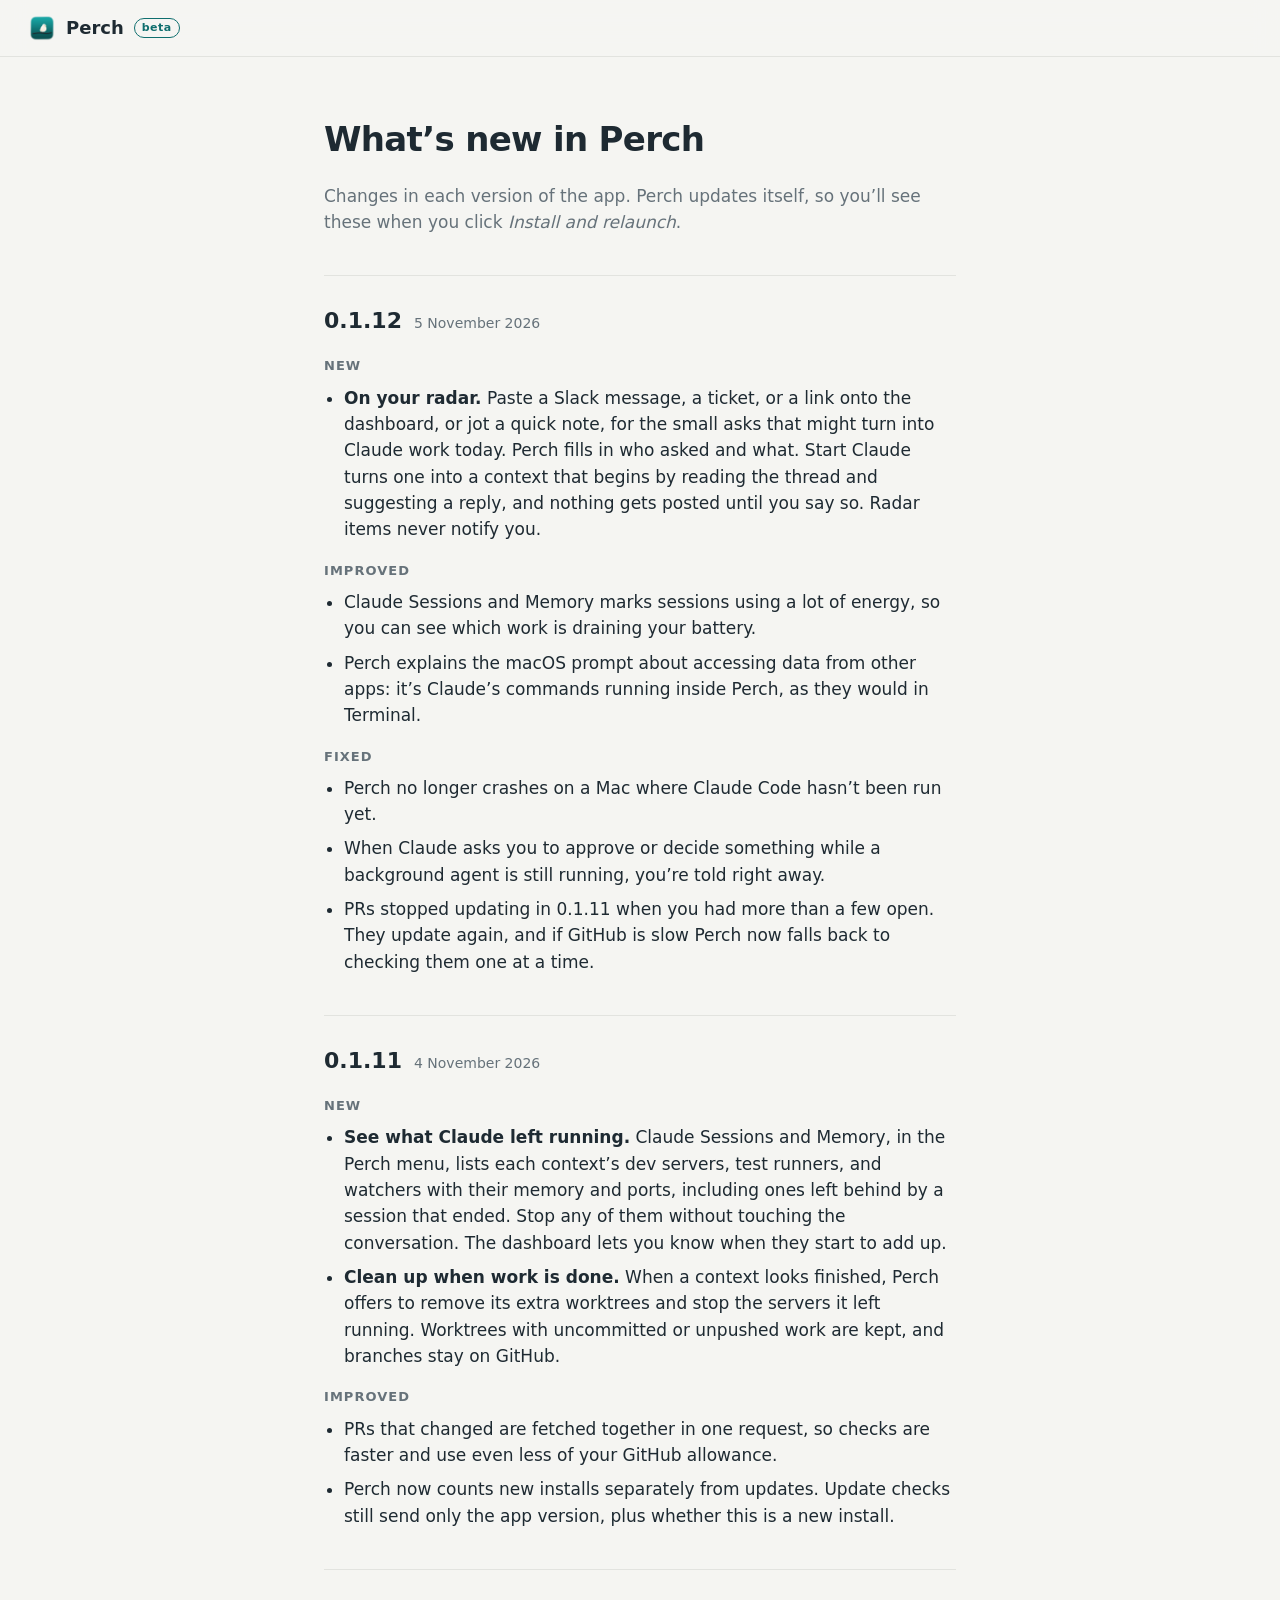
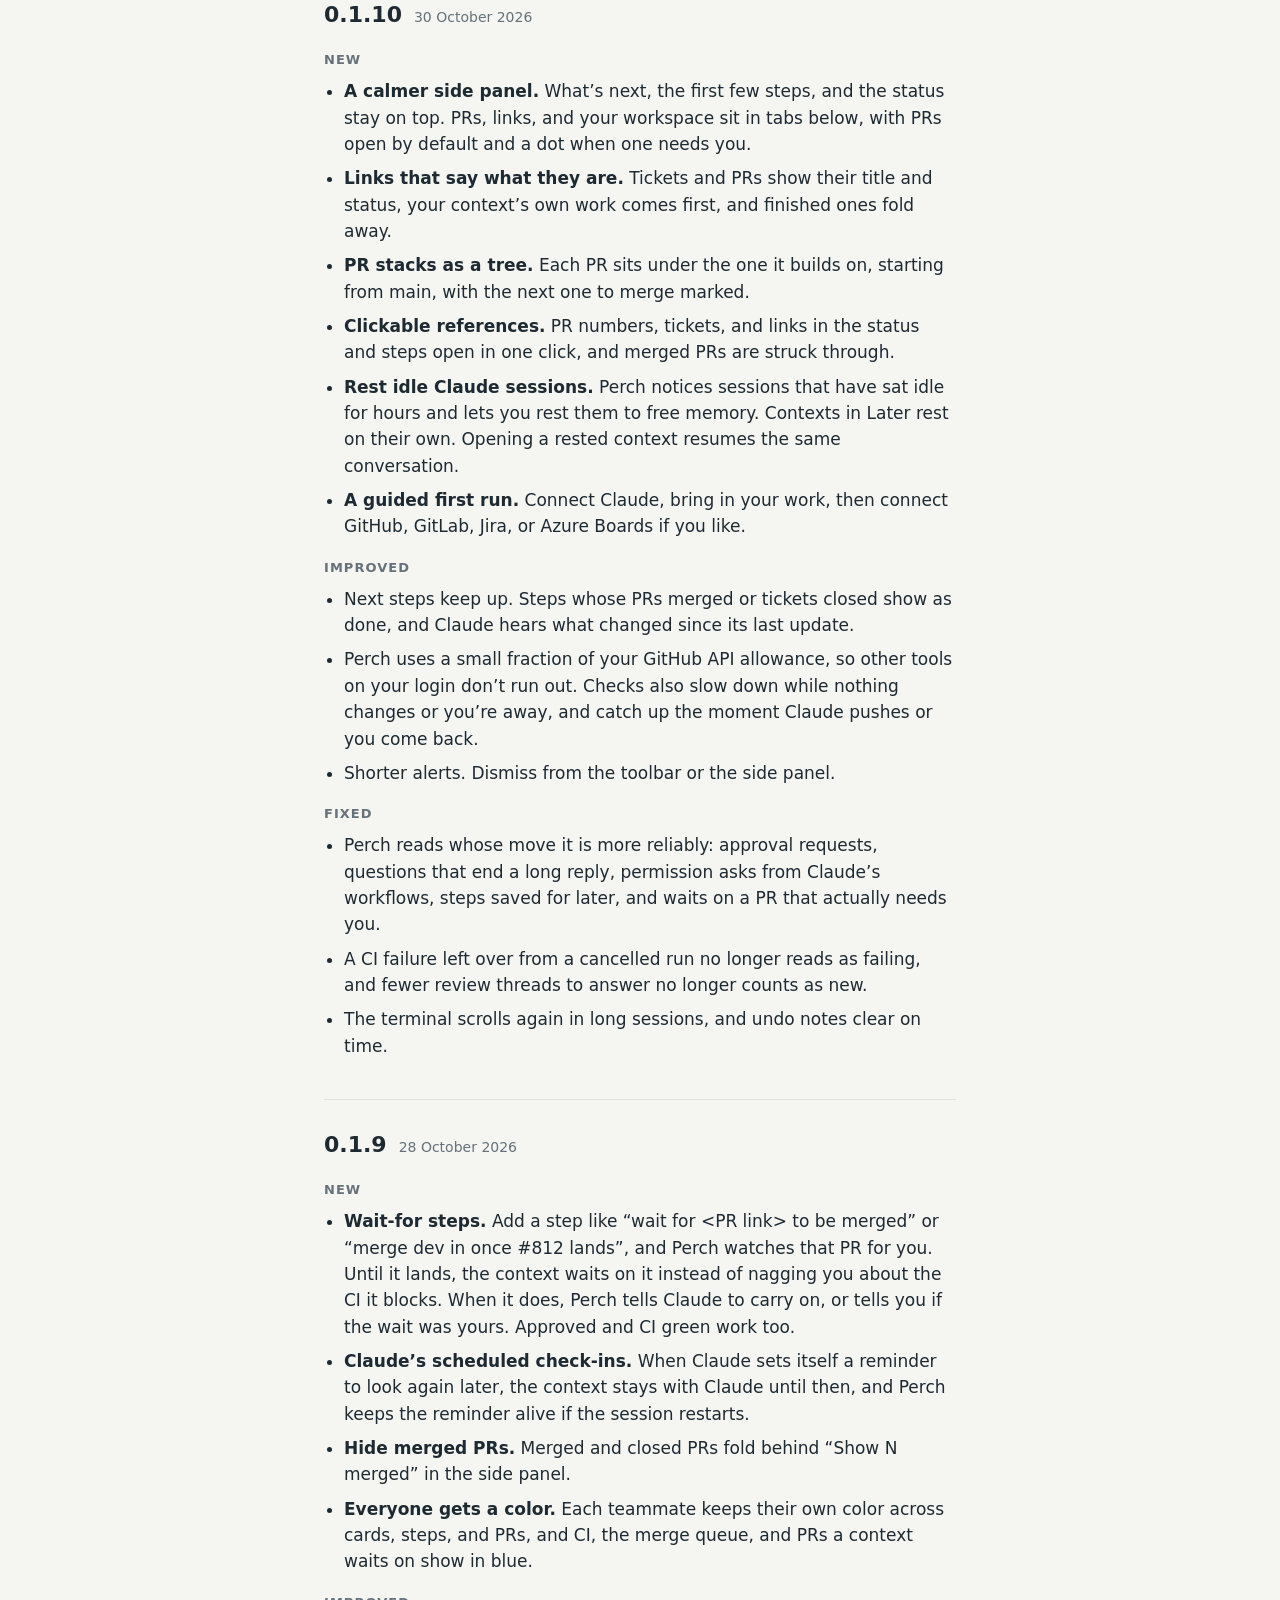
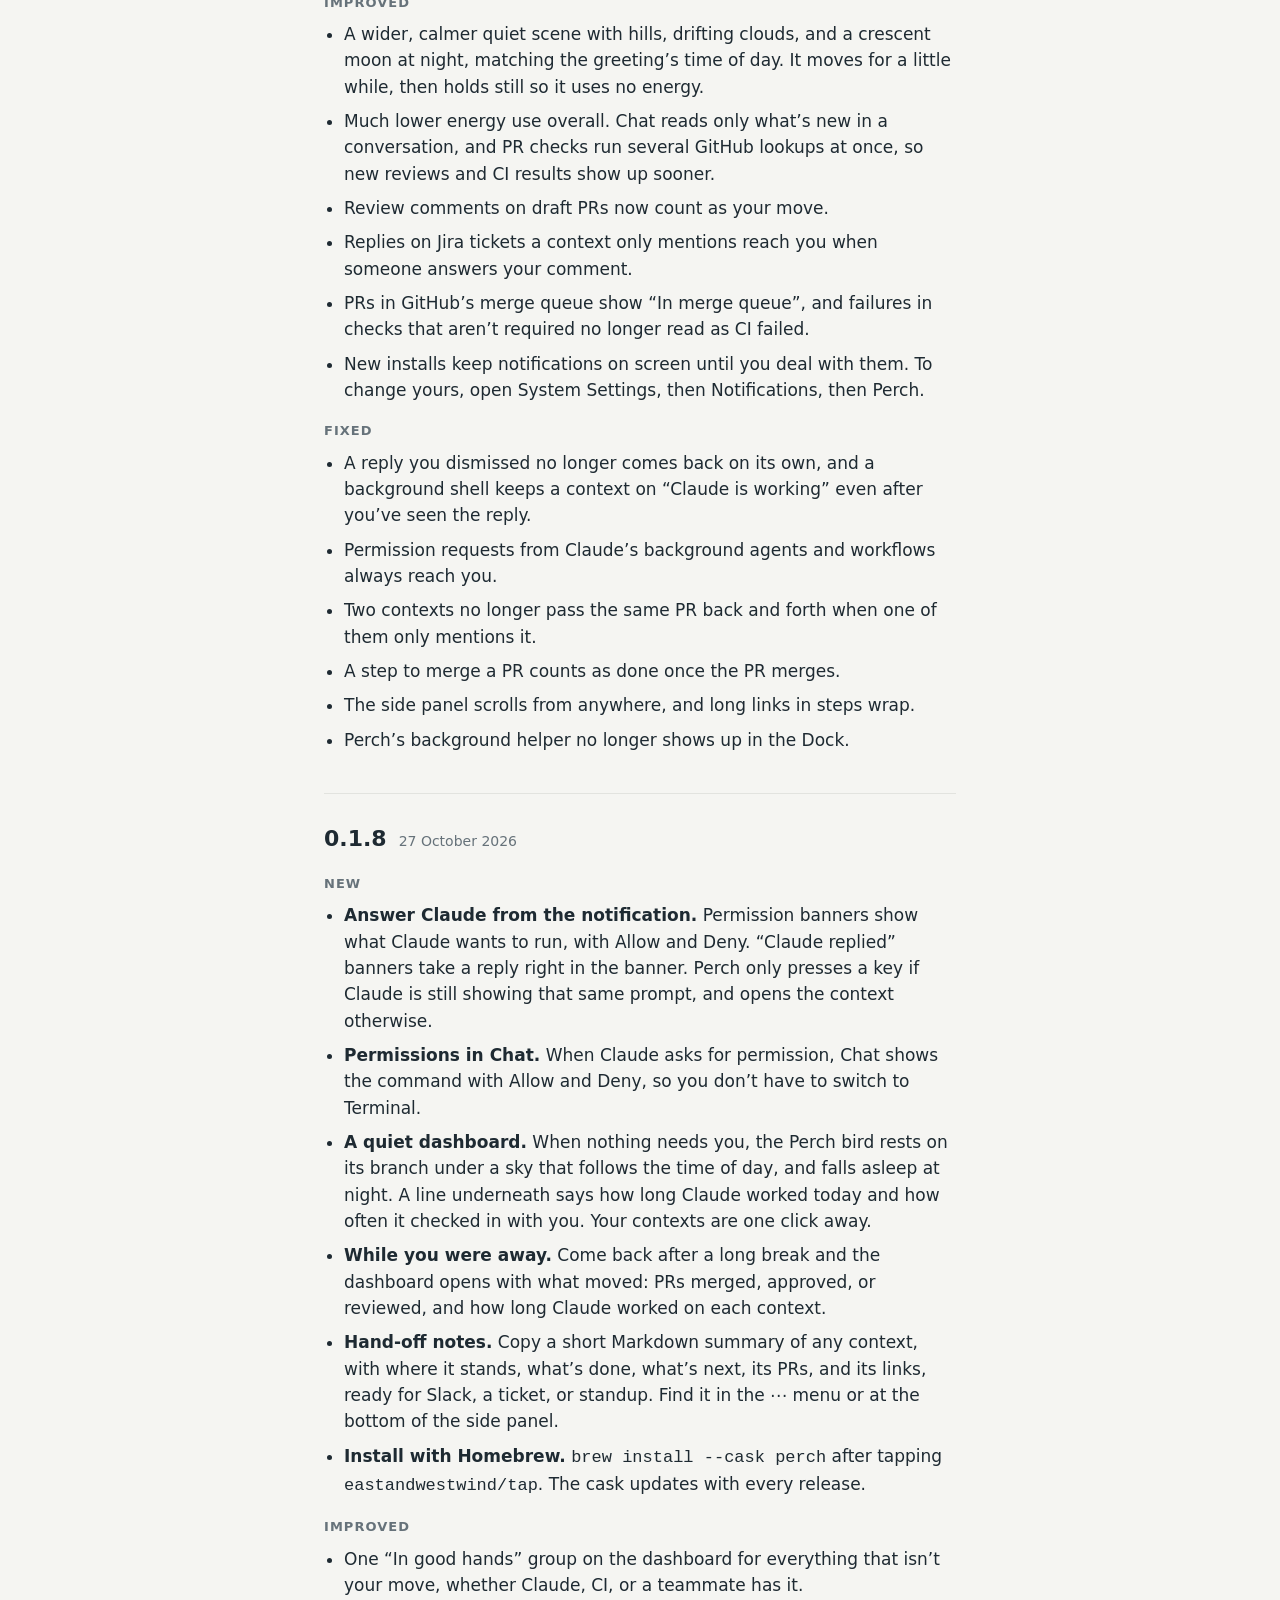
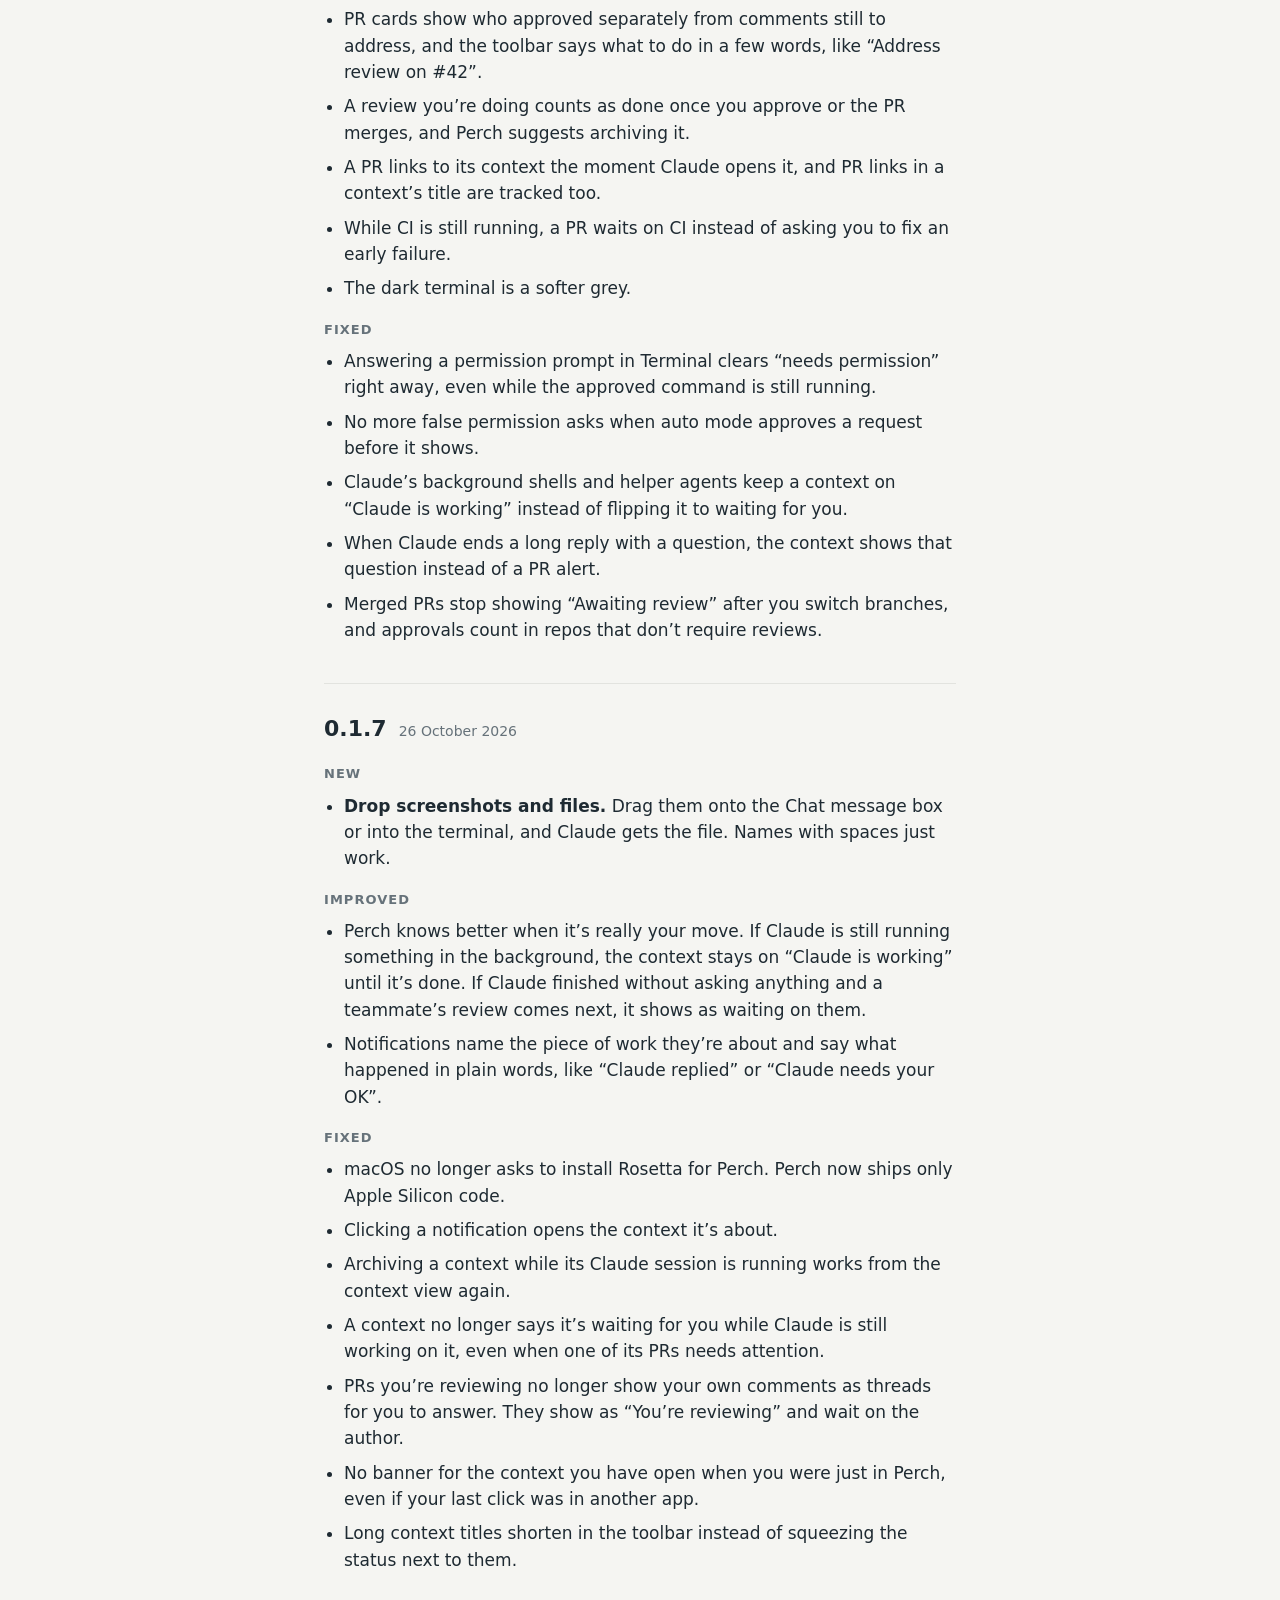
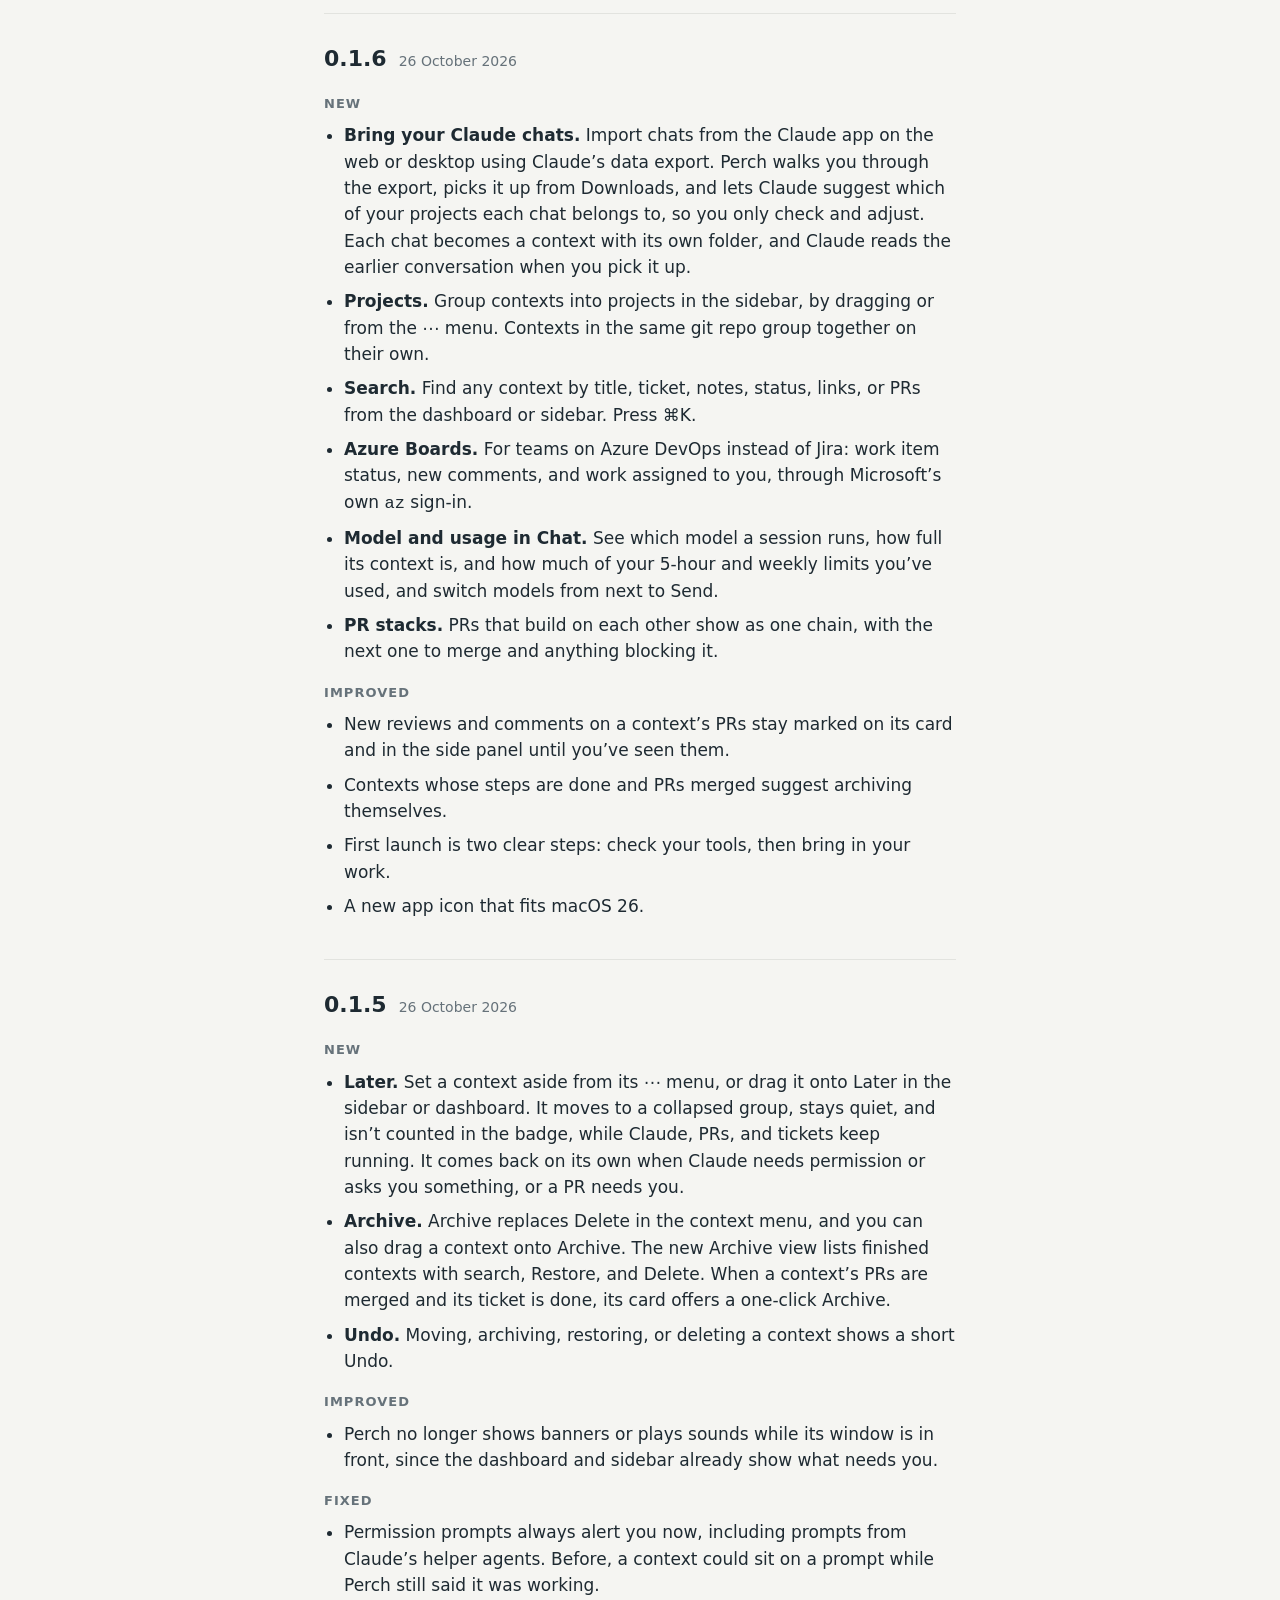
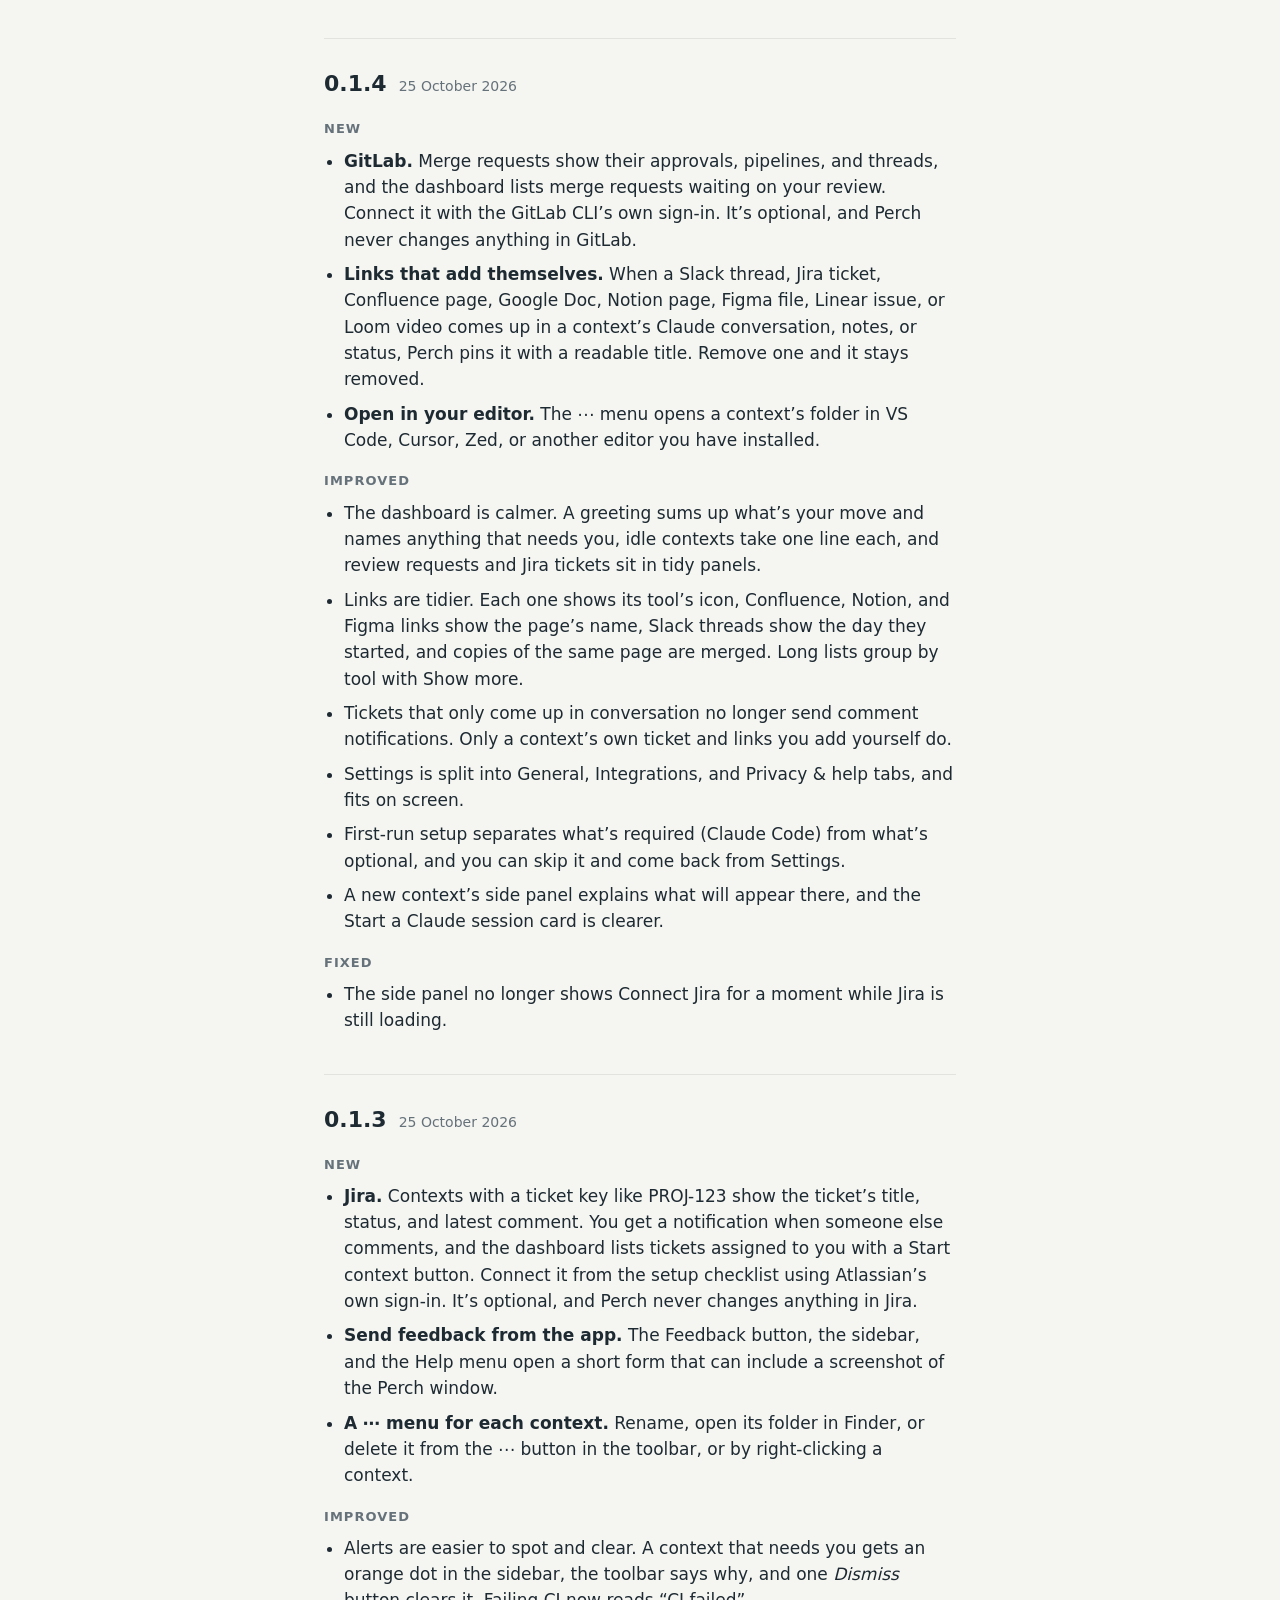
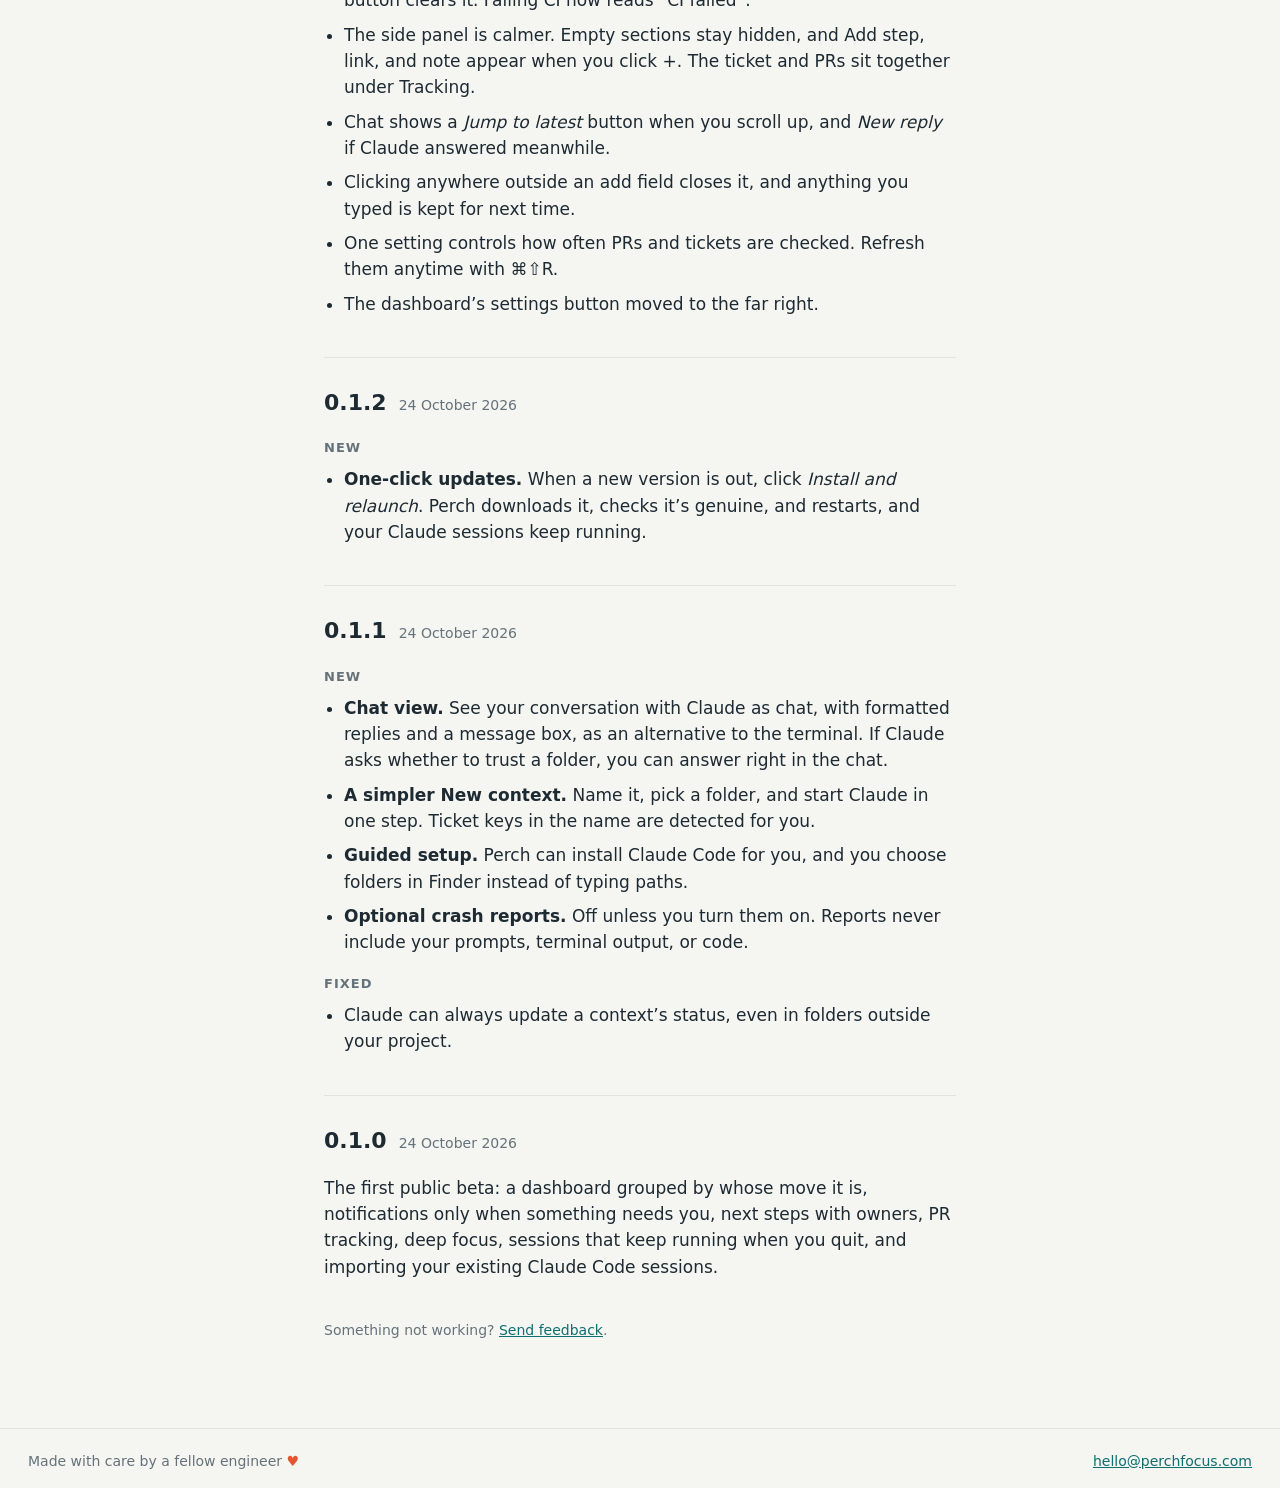
<file: changelog/index.html>
<!doctype html>
<html lang="en">
<head>
  <meta charset="utf-8" />
  <meta name="viewport" content="width=device-width, initial-scale=1" />
  <title>What’s new in Perch</title>
  <meta name="description" content="Changes in each version of the Perch app." />
  <link rel="icon" href="../assets/favicon.png" />
  <link rel="stylesheet" href="../style.css?v=21" />
</head>
<body>
  <header class="nav">
    <a class="brand" href="../"><img src="../assets/icon-256.png" alt="" width="28" height="28" /> Perch <span class="beta">beta</span></a>
  </header>

  <main class="changelog">
    <h1>What’s new in Perch</h1>
    <p class="muted">Changes in each version of the app. Perch updates itself, so you’ll see these when you click <em>Install and relaunch</em>.</p>

    <article id="v0.1.12">
      <h2>0.1.12 <span class="date">5 November 2026</span></h2>
      <h3>New</h3>
      <ul>
        <li><strong>On your radar.</strong> Paste a Slack message, a ticket, or a link onto the dashboard, or jot a quick note, for the small asks that might turn into Claude work today. Perch fills in who asked and what. Start Claude turns one into a context that begins by reading the thread and suggesting a reply, and nothing gets posted until you say so. Radar items never notify you.</li>
      </ul>
      <h3>Improved</h3>
      <ul>
        <li>Claude Sessions and Memory marks sessions using a lot of energy, so you can see which work is draining your battery.</li>
        <li>Perch explains the macOS prompt about accessing data from other apps: it’s Claude’s commands running inside Perch, as they would in Terminal.</li>
      </ul>
      <h3>Fixed</h3>
      <ul>
        <li>Perch no longer crashes on a Mac where Claude Code hasn’t been run yet.</li>
        <li>When Claude asks you to approve or decide something while a background agent is still running, you’re told right away.</li>
        <li>PRs stopped updating in 0.1.11 when you had more than a few open. They update again, and if GitHub is slow Perch now falls back to checking them one at a time.</li>
      </ul>
    </article>

    <article id="v0.1.11">
      <h2>0.1.11 <span class="date">4 November 2026</span></h2>
      <h3>New</h3>
      <ul>
        <li><strong>See what Claude left running.</strong> Claude Sessions and Memory, in the Perch menu, lists each context’s dev servers, test runners, and watchers with their memory and ports, including ones left behind by a session that ended. Stop any of them without touching the conversation. The dashboard lets you know when they start to add up.</li>
        <li><strong>Clean up when work is done.</strong> When a context looks finished, Perch offers to remove its extra worktrees and stop the servers it left running. Worktrees with uncommitted or unpushed work are kept, and branches stay on GitHub.</li>
      </ul>
      <h3>Improved</h3>
      <ul>
        <li>PRs that changed are fetched together in one request, so checks are faster and use even less of your GitHub allowance.</li>
        <li>Perch now counts new installs separately from updates. Update checks still send only the app version, plus whether this is a new install.</li>
      </ul>
    </article>

    <article id="v0.1.10">
      <h2>0.1.10 <span class="date">30 October 2026</span></h2>
      <h3>New</h3>
      <ul>
        <li><strong>A calmer side panel.</strong> What’s next, the first few steps, and the status stay on top. PRs, links, and your workspace sit in tabs below, with PRs open by default and a dot when one needs you.</li>
        <li><strong>Links that say what they are.</strong> Tickets and PRs show their title and status, your context’s own work comes first, and finished ones fold away.</li>
        <li><strong>PR stacks as a tree.</strong> Each PR sits under the one it builds on, starting from main, with the next one to merge marked.</li>
        <li><strong>Clickable references.</strong> PR numbers, tickets, and links in the status and steps open in one click, and merged PRs are struck through.</li>
        <li><strong>Rest idle Claude sessions.</strong> Perch notices sessions that have sat idle for hours and lets you rest them to free memory. Contexts in Later rest on their own. Opening a rested context resumes the same conversation.</li>
        <li><strong>A guided first run.</strong> Connect Claude, bring in your work, then connect GitHub, GitLab, Jira, or Azure Boards if you like.</li>
      </ul>
      <h3>Improved</h3>
      <ul>
        <li>Next steps keep up. Steps whose PRs merged or tickets closed show as done, and Claude hears what changed since its last update.</li>
        <li>Perch uses a small fraction of your GitHub API allowance, so other tools on your login don’t run out. Checks also slow down while nothing changes or you’re away, and catch up the moment Claude pushes or you come back.</li>
        <li>Shorter alerts. Dismiss from the toolbar or the side panel.</li>
      </ul>
      <h3>Fixed</h3>
      <ul>
        <li>Perch reads whose move it is more reliably: approval requests, questions that end a long reply, permission asks from Claude’s workflows, steps saved for later, and waits on a PR that actually needs you.</li>
        <li>A CI failure left over from a cancelled run no longer reads as failing, and fewer review threads to answer no longer counts as new.</li>
        <li>The terminal scrolls again in long sessions, and undo notes clear on time.</li>
      </ul>
    </article>

    <article id="v0.1.9">
      <h2>0.1.9 <span class="date">28 October 2026</span></h2>
      <h3>New</h3>
      <ul>
        <li><strong>Wait-for steps.</strong> Add a step like “wait for &lt;PR link&gt; to be merged” or “merge dev in once #812 lands”, and Perch watches that PR for you. Until it lands, the context waits on it instead of nagging you about the CI it blocks. When it does, Perch tells Claude to carry on, or tells you if the wait was yours. Approved and CI green work too.</li>
        <li><strong>Claude’s scheduled check-ins.</strong> When Claude sets itself a reminder to look again later, the context stays with Claude until then, and Perch keeps the reminder alive if the session restarts.</li>
        <li><strong>Hide merged PRs.</strong> Merged and closed PRs fold behind “Show N merged” in the side panel.</li>
        <li><strong>Everyone gets a color.</strong> Each teammate keeps their own color across cards, steps, and PRs, and CI, the merge queue, and PRs a context waits on show in blue.</li>
      </ul>
      <h3>Improved</h3>
      <ul>
        <li>A wider, calmer quiet scene with hills, drifting clouds, and a crescent moon at night, matching the greeting’s time of day. It moves for a little while, then holds still so it uses no energy.</li>
        <li>Much lower energy use overall. Chat reads only what’s new in a conversation, and PR checks run several GitHub lookups at once, so new reviews and CI results show up sooner.</li>
        <li>Review comments on draft PRs now count as your move.</li>
        <li>Replies on Jira tickets a context only mentions reach you when someone answers your comment.</li>
        <li>PRs in GitHub’s merge queue show “In merge queue”, and failures in checks that aren’t required no longer read as CI failed.</li>
        <li>New installs keep notifications on screen until you deal with them. To change yours, open System Settings, then Notifications, then Perch.</li>
      </ul>
      <h3>Fixed</h3>
      <ul>
        <li>A reply you dismissed no longer comes back on its own, and a background shell keeps a context on “Claude is working” even after you’ve seen the reply.</li>
        <li>Permission requests from Claude’s background agents and workflows always reach you.</li>
        <li>Two contexts no longer pass the same PR back and forth when one of them only mentions it.</li>
        <li>A step to merge a PR counts as done once the PR merges.</li>
        <li>The side panel scrolls from anywhere, and long links in steps wrap.</li>
        <li>Perch’s background helper no longer shows up in the Dock.</li>
      </ul>
    </article>

    <article id="v0.1.8">
      <h2>0.1.8 <span class="date">27 October 2026</span></h2>
      <h3>New</h3>
      <ul>
        <li><strong>Answer Claude from the notification.</strong> Permission banners show what Claude wants to run, with Allow and Deny. “Claude replied” banners take a reply right in the banner. Perch only presses a key if Claude is still showing that same prompt, and opens the context otherwise.</li>
        <li><strong>Permissions in Chat.</strong> When Claude asks for permission, Chat shows the command with Allow and Deny, so you don’t have to switch to Terminal.</li>
        <li><strong>A quiet dashboard.</strong> When nothing needs you, the Perch bird rests on its branch under a sky that follows the time of day, and falls asleep at night. A line underneath says how long Claude worked today and how often it checked in with you. Your contexts are one click away.</li>
        <li><strong>While you were away.</strong> Come back after a long break and the dashboard opens with what moved: PRs merged, approved, or reviewed, and how long Claude worked on each context.</li>
        <li><strong>Hand-off notes.</strong> Copy a short Markdown summary of any context, with where it stands, what’s done, what’s next, its PRs, and its links, ready for Slack, a ticket, or standup. Find it in the ⋯ menu or at the bottom of the side panel.</li>
        <li><strong>Install with Homebrew.</strong> <code>brew install --cask perch</code> after tapping <code>eastandwestwind/tap</code>. The cask updates with every release.</li>
      </ul>
      <h3>Improved</h3>
      <ul>
        <li>One “In good hands” group on the dashboard for everything that isn’t your move, whether Claude, CI, or a teammate has it.</li>
        <li>PR cards show who approved separately from comments still to address, and the toolbar says what to do in a few words, like “Address review on #42”.</li>
        <li>A review you’re doing counts as done once you approve or the PR merges, and Perch suggests archiving it.</li>
        <li>A PR links to its context the moment Claude opens it, and PR links in a context’s title are tracked too.</li>
        <li>While CI is still running, a PR waits on CI instead of asking you to fix an early failure.</li>
        <li>The dark terminal is a softer grey.</li>
      </ul>
      <h3>Fixed</h3>
      <ul>
        <li>Answering a permission prompt in Terminal clears “needs permission” right away, even while the approved command is still running.</li>
        <li>No more false permission asks when auto mode approves a request before it shows.</li>
        <li>Claude’s background shells and helper agents keep a context on “Claude is working” instead of flipping it to waiting for you.</li>
        <li>When Claude ends a long reply with a question, the context shows that question instead of a PR alert.</li>
        <li>Merged PRs stop showing “Awaiting review” after you switch branches, and approvals count in repos that don’t require reviews.</li>
      </ul>
    </article>

    <article id="v0.1.7">
      <h2>0.1.7 <span class="date">26 October 2026</span></h2>
      <h3>New</h3>
      <ul>
        <li><strong>Drop screenshots and files.</strong> Drag them onto the Chat message box or into the terminal, and Claude gets the file. Names with spaces just work.</li>
      </ul>
      <h3>Improved</h3>
      <ul>
        <li>Perch knows better when it’s really your move. If Claude is still running something in the background, the context stays on “Claude is working” until it’s done. If Claude finished without asking anything and a teammate’s review comes next, it shows as waiting on them.</li>
        <li>Notifications name the piece of work they’re about and say what happened in plain words, like “Claude replied” or “Claude needs your OK”.</li>
      </ul>
      <h3>Fixed</h3>
      <ul>
        <li>macOS no longer asks to install Rosetta for Perch. Perch now ships only Apple Silicon code.</li>
        <li>Clicking a notification opens the context it’s about.</li>
        <li>Archiving a context while its Claude session is running works from the context view again.</li>
        <li>A context no longer says it’s waiting for you while Claude is still working on it, even when one of its PRs needs attention.</li>
        <li>PRs you’re reviewing no longer show your own comments as threads for you to answer. They show as “You’re reviewing” and wait on the author.</li>
        <li>No banner for the context you have open when you were just in Perch, even if your last click was in another app.</li>
        <li>Long context titles shorten in the toolbar instead of squeezing the status next to them.</li>
      </ul>
    </article>

    <article id="v0.1.6">
      <h2>0.1.6 <span class="date">26 October 2026</span></h2>
      <h3>New</h3>
      <ul>
        <li><strong>Bring your Claude chats.</strong> Import chats from the Claude app on the web or desktop using Claude’s data export. Perch walks you through the export, picks it up from Downloads, and lets Claude suggest which of your projects each chat belongs to, so you only check and adjust. Each chat becomes a context with its own folder, and Claude reads the earlier conversation when you pick it up.</li>
        <li><strong>Projects.</strong> Group contexts into projects in the sidebar, by dragging or from the ⋯ menu. Contexts in the same git repo group together on their own.</li>
        <li><strong>Search.</strong> Find any context by title, ticket, notes, status, links, or PRs from the dashboard or sidebar. Press ⌘K.</li>
        <li><strong>Azure Boards.</strong> For teams on Azure DevOps instead of Jira: work item status, new comments, and work assigned to you, through Microsoft’s own <code>az</code> sign-in.</li>
        <li><strong>Model and usage in Chat.</strong> See which model a session runs, how full its context is, and how much of your 5-hour and weekly limits you’ve used, and switch models from next to Send.</li>
        <li><strong>PR stacks.</strong> PRs that build on each other show as one chain, with the next one to merge and anything blocking it.</li>
      </ul>
      <h3>Improved</h3>
      <ul>
        <li>New reviews and comments on a context’s PRs stay marked on its card and in the side panel until you’ve seen them.</li>
        <li>Contexts whose steps are done and PRs merged suggest archiving themselves.</li>
        <li>First launch is two clear steps: check your tools, then bring in your work.</li>
        <li>A new app icon that fits macOS 26.</li>
      </ul>
    </article>

    <article id="v0.1.5">
      <h2>0.1.5 <span class="date">26 October 2026</span></h2>
      <h3>New</h3>
      <ul>
        <li><strong>Later.</strong> Set a context aside from its ⋯ menu, or drag it onto Later in the sidebar or dashboard. It moves to a collapsed group, stays quiet, and isn’t counted in the badge, while Claude, PRs, and tickets keep running. It comes back on its own when Claude needs permission or asks you something, or a PR needs you.</li>
        <li><strong>Archive.</strong> Archive replaces Delete in the context menu, and you can also drag a context onto Archive. The new Archive view lists finished contexts with search, Restore, and Delete. When a context’s PRs are merged and its ticket is done, its card offers a one-click Archive.</li>
        <li><strong>Undo.</strong> Moving, archiving, restoring, or deleting a context shows a short Undo.</li>
      </ul>
      <h3>Improved</h3>
      <ul>
        <li>Perch no longer shows banners or plays sounds while its window is in front, since the dashboard and sidebar already show what needs you.</li>
      </ul>
      <h3>Fixed</h3>
      <ul>
        <li>Permission prompts always alert you now, including prompts from Claude’s helper agents. Before, a context could sit on a prompt while Perch still said it was working.</li>
      </ul>
    </article>

    <article id="v0.1.4">
      <h2>0.1.4 <span class="date">25 October 2026</span></h2>
      <h3>New</h3>
      <ul>
        <li><strong>GitLab.</strong> Merge requests show their approvals, pipelines, and threads, and the dashboard lists merge requests waiting on your review. Connect it with the GitLab CLI’s own sign-in. It’s optional, and Perch never changes anything in GitLab.</li>
        <li><strong>Links that add themselves.</strong> When a Slack thread, Jira ticket, Confluence page, Google Doc, Notion page, Figma file, Linear issue, or Loom video comes up in a context’s Claude conversation, notes, or status, Perch pins it with a readable title. Remove one and it stays removed.</li>
        <li><strong>Open in your editor.</strong> The ⋯ menu opens a context’s folder in VS Code, Cursor, Zed, or another editor you have installed.</li>
      </ul>
      <h3>Improved</h3>
      <ul>
        <li>The dashboard is calmer. A greeting sums up what’s your move and names anything that needs you, idle contexts take one line each, and review requests and Jira tickets sit in tidy panels.</li>
        <li>Links are tidier. Each one shows its tool’s icon, Confluence, Notion, and Figma links show the page’s name, Slack threads show the day they started, and copies of the same page are merged. Long lists group by tool with Show more.</li>
        <li>Tickets that only come up in conversation no longer send comment notifications. Only a context’s own ticket and links you add yourself do.</li>
        <li>Settings is split into General, Integrations, and Privacy &amp; help tabs, and fits on screen.</li>
        <li>First-run setup separates what’s required (Claude Code) from what’s optional, and you can skip it and come back from Settings.</li>
        <li>A new context’s side panel explains what will appear there, and the Start a Claude session card is clearer.</li>
      </ul>
      <h3>Fixed</h3>
      <ul>
        <li>The side panel no longer shows Connect Jira for a moment while Jira is still loading.</li>
      </ul>
    </article>

    <article id="v0.1.3">
      <h2>0.1.3 <span class="date">25 October 2026</span></h2>
      <h3>New</h3>
      <ul>
        <li><strong>Jira.</strong> Contexts with a ticket key like PROJ-123 show the ticket’s title, status, and latest comment. You get a notification when someone else comments, and the dashboard lists tickets assigned to you with a Start context button. Connect it from the setup checklist using Atlassian’s own sign-in. It’s optional, and Perch never changes anything in Jira.</li>
        <li><strong>Send feedback from the app.</strong> The Feedback button, the sidebar, and the Help menu open a short form that can include a screenshot of the Perch window.</li>
        <li><strong>A ⋯ menu for each context.</strong> Rename, open its folder in Finder, or delete it from the ⋯ button in the toolbar, or by right-clicking a context.</li>
      </ul>
      <h3>Improved</h3>
      <ul>
        <li>Alerts are easier to spot and clear. A context that needs you gets an orange dot in the sidebar, the toolbar says why, and one <em>Dismiss</em> button clears it. Failing CI now reads “CI failed”.</li>
        <li>The side panel is calmer. Empty sections stay hidden, and Add step, link, and note appear when you click +. The ticket and PRs sit together under Tracking.</li>
        <li>Chat shows a <em>Jump to latest</em> button when you scroll up, and <em>New reply</em> if Claude answered meanwhile.</li>
        <li>Clicking anywhere outside an add field closes it, and anything you typed is kept for next time.</li>
        <li>One setting controls how often PRs and tickets are checked. Refresh them anytime with ⌘⇧R.</li>
        <li>The dashboard’s settings button moved to the far right.</li>
      </ul>
    </article>

    <article id="v0.1.2">
      <h2>0.1.2 <span class="date">24 October 2026</span></h2>
      <h3>New</h3>
      <ul>
        <li><strong>One-click updates.</strong> When a new version is out, click <em>Install and relaunch</em>. Perch downloads it, checks it’s genuine, and restarts, and your Claude sessions keep running.</li>
      </ul>
    </article>

    <article id="v0.1.1">
      <h2>0.1.1 <span class="date">24 October 2026</span></h2>
      <h3>New</h3>
      <ul>
        <li><strong>Chat view.</strong> See your conversation with Claude as chat, with formatted replies and a message box, as an alternative to the terminal. If Claude asks whether to trust a folder, you can answer right in the chat.</li>
        <li><strong>A simpler New context.</strong> Name it, pick a folder, and start Claude in one step. Ticket keys in the name are detected for you.</li>
        <li><strong>Guided setup.</strong> Perch can install Claude Code for you, and you choose folders in Finder instead of typing paths.</li>
        <li><strong>Optional crash reports.</strong> Off unless you turn them on. Reports never include your prompts, terminal output, or code.</li>
      </ul>
      <h3>Fixed</h3>
      <ul>
        <li>Claude can always update a context’s status, even in folders outside your project.</li>
      </ul>
    </article>

    <article id="v0.1.0">
      <h2>0.1.0 <span class="date">24 October 2026</span></h2>
      <p>The first public beta: a dashboard grouped by whose move it is, notifications only when something needs you, next steps with owners, PR tracking, deep focus, sessions that keep running when you quit, and importing your existing Claude Code sessions.</p>
    </article>

    <p class="muted fine">Something not working? <a href="../feedback/">Send feedback</a>.</p>
  </main>

  <footer>
    <span class="made-with">Made with care by a fellow engineer <span class="heart" aria-label="love">♥</span></span>
    <a href="mailto:hello@perchfocus.com">hello@perchfocus.com</a>
  </footer>
</body>
</html>
</file>
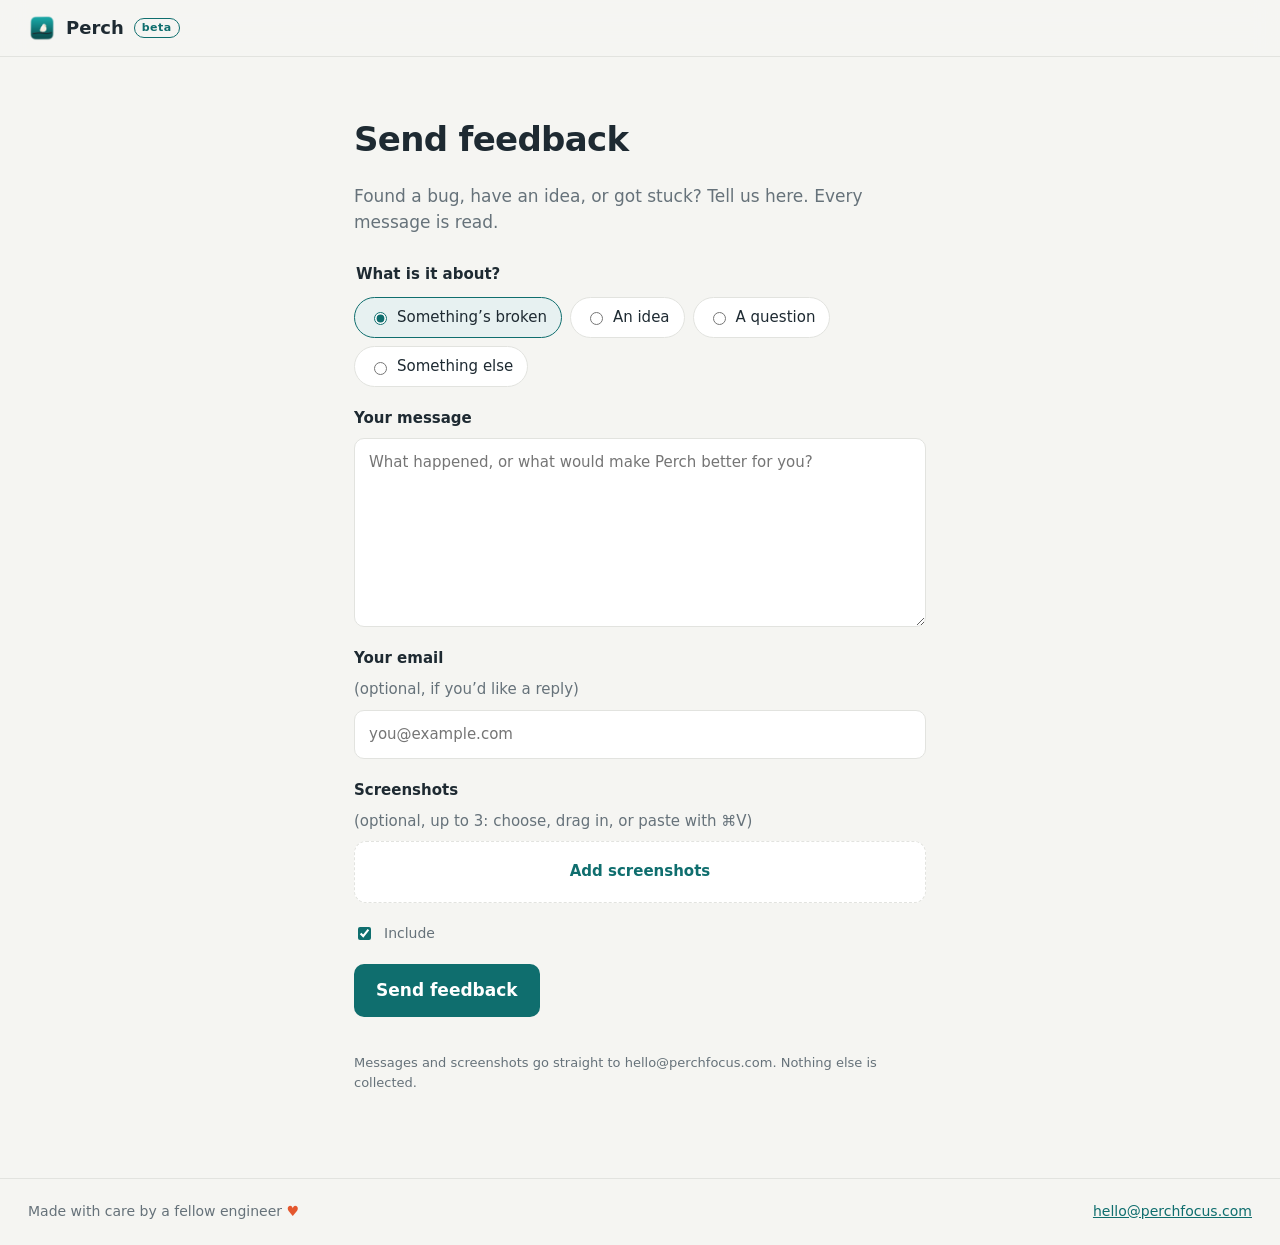
<file: feedback/index.html>
<!doctype html>
<html lang="en">
<head>
  <meta charset="utf-8" />
  <meta name="viewport" content="width=device-width, initial-scale=1" />
  <title>Send feedback · Perch</title>
  <meta name="description" content="Report a bug, suggest an idea, or ask a question about Perch." />
  <link rel="icon" href="../assets/favicon.png" />
  <link rel="stylesheet" href="../style.css?v=21" />
</head>
<body>
  <header class="nav">
    <a class="brand" href="../"><img src="../assets/icon-256.png" alt="" width="28" height="28" /> Perch <span class="beta">beta</span></a>
  </header>

  <main class="feedback">
    <h1>Send feedback</h1>
    <p class="muted">Found a bug, have an idea, or got stuck? Tell us here. Every message is read.</p>

    <form id="feedback-form">
      <fieldset class="kinds">
        <legend>What is it about?</legend>
        <label><input type="radio" name="kind" value="Bug" checked /> Something’s broken</label>
        <label><input type="radio" name="kind" value="Idea" /> An idea</label>
        <label><input type="radio" name="kind" value="Question" /> A question</label>
        <label><input type="radio" name="kind" value="Other" /> Something else</label>
      </fieldset>

      <label class="field">
        Your message
        <textarea name="message" rows="7" required placeholder="What happened, or what would make Perch better for you?"></textarea>
      </label>

      <label class="field">
        Your email <span class="muted">(optional, if you’d like a reply)</span>
        <input type="email" name="email" placeholder="you@example.com" />
      </label>

      <div class="field shots">
        Screenshots <span class="muted">(optional, up to 3: choose, drag in, or paste with ⌘V)</span>
        <label class="drop" id="drop">
          <input type="file" id="shot-input" accept="image/*" multiple />
          <span>Add screenshots</span>
        </label>
        <ul class="thumbs" id="thumbs"></ul>
      </div>

      <label class="check" id="diagnostics-row" hidden>
        <input type="checkbox" name="include_diagnostics" checked />
        <span>Include <span id="diagnostics-text"></span></span>
      </label>

      <input type="checkbox" name="botcheck" class="botcheck" tabindex="-1" autocomplete="off" />

      <button class="button" type="submit">Send feedback</button>
      <p class="form-error" id="form-error" hidden></p>
    </form>

    <div id="thanks" hidden>
      <h2>Thank you!</h2>
      <p class="muted">Your feedback is on its way. If you left your email, we’ll get back to you.</p>
      <p><a href="../">Back to perchfocus.com</a></p>
    </div>

    <p class="fine-print muted">Messages and screenshots go straight to hello@perchfocus.com. Nothing else is collected.</p>
  </main>

  <footer>
    <span class="made-with">Made with care by a fellow engineer <span class="heart" aria-label="love">♥</span></span>
    <a href="mailto:hello@perchfocus.com">hello@perchfocus.com</a>
  </footer>

  <script>
    (function () {
      var form = document.getElementById('feedback-form');
      var params = new URLSearchParams(location.search);
      var parts = [];
      if (params.get('v')) parts.push('Perch ' + params.get('v') + (params.get('build') ? ' (build ' + params.get('build') + ')' : ''));
      if (params.get('os')) parts.push('macOS ' + params.get('os') + (params.get('arch') ? ', ' + params.get('arch') : ''));
      var diagnostics = parts.join(' · ');
      if (diagnostics) {
        document.getElementById('diagnostics-text').textContent = diagnostics;
        document.getElementById('diagnostics-row').hidden = false;
      }
      if (params.get('kind')) {
        var preset = form.querySelector('input[name="kind"][value="' + params.get('kind') + '"]');
        if (preset) preset.checked = true;
      }

      var ENDPOINT = 'https://perch-feedback.eastandwestwind.workers.dev';
      var MAX_SHOTS = 3;
      var MAX_BYTES = 10 * 1024 * 1024;
      var shots = [];
      var thumbs = document.getElementById('thumbs');
      var error = document.getElementById('form-error');

      function showError(text) {
        error.textContent = text;
        error.hidden = !text;
      }

      function render() {
        thumbs.innerHTML = '';
        shots.forEach(function (file, i) {
          var li = document.createElement('li');
          var img = document.createElement('img');
          img.src = URL.createObjectURL(file);
          img.alt = file.name;
          var remove = document.createElement('button');
          remove.type = 'button';
          remove.textContent = '×';
          remove.title = 'Remove';
          remove.onclick = function () { shots.splice(i, 1); render(); };
          li.appendChild(img);
          li.appendChild(remove);
          thumbs.appendChild(li);
        });
        document.getElementById('drop').hidden = shots.length >= MAX_SHOTS;
      }

      function addFiles(list) {
        showError('');
        Array.prototype.forEach.call(list, function (file) {
          if (!file.type || file.type.indexOf('image/') !== 0) return;
          if (shots.length >= MAX_SHOTS) return showError('Up to ' + MAX_SHOTS + ' screenshots.');
          var total = shots.reduce(function (n, f) { return n + f.size; }, 0) + file.size;
          if (total > MAX_BYTES) return showError('Screenshots can add up to 10 MB.');
          shots.push(file);
        });
        render();
      }

      document.getElementById('shot-input').addEventListener('change', function (e) { addFiles(e.target.files); e.target.value = ''; });
      var drop = document.getElementById('drop');
      ['dragenter', 'dragover'].forEach(function (t) { drop.addEventListener(t, function (e) { e.preventDefault(); drop.classList.add('over'); }); });
      ['dragleave', 'drop'].forEach(function (t) { drop.addEventListener(t, function () { drop.classList.remove('over'); }); });
      drop.addEventListener('drop', function (e) { e.preventDefault(); addFiles(e.dataTransfer.files); });
      document.addEventListener('paste', function (e) {
        var files = Array.prototype.filter.call(e.clipboardData ? e.clipboardData.files : [], function (f) { return f.type.indexOf('image/') === 0; });
        if (files.length) { e.preventDefault(); addFiles(files); }
      });

      form.addEventListener('submit', function (e) {
        e.preventDefault();
        var data = new FormData(form);
        if (data.get('botcheck')) return;
        showError('');
        var out = new FormData();
        out.append('kind', data.get('kind'));
        out.append('message', data.get('message'));
        out.append('email', data.get('email') || '');
        out.append('botcheck', '');
        if (diagnostics && data.get('include_diagnostics')) out.append('diagnostics', diagnostics);
        shots.forEach(function (file, i) { out.append('screenshot', file, file.name || 'screenshot-' + (i + 1) + '.png'); });

        var button = form.querySelector('button[type="submit"]');
        button.disabled = true;
        button.textContent = 'Sending…';
        fetch(ENDPOINT, { method: 'POST', body: out })
          .then(function (res) { return res.json(); })
          .then(function (json) {
            if (!json.success) throw new Error(json.message || 'Something went wrong.');
            form.hidden = true;
            document.getElementById('thanks').hidden = false;
          })
          .catch(function (err) {
            showError('That didn’t send (' + err.message + '). You can email hello@perchfocus.com instead.');
            button.disabled = false;
            button.textContent = 'Send feedback';
          });
      });
    })();
  </script>
</body>
</html>
</file>
<file: style.css>
:root {
  color-scheme: light dark;
  --bg: #f5f5f2;
  --panel: #ffffff;
  --border: #e2e3df;
  --text: #1e2a32;
  --muted: #66727a;
  --accent: #0f6e6e;
  --accent-fg: #ffffff;
  --amber: #f2a541;
  --focus: #6d28d9;
}
@media (prefers-color-scheme: dark) {
  :root {
    --bg: #0b1418;
    --panel: #111c22;
    --border: #1f2d35;
    --text: #e8eef0;
    --muted: #8a9aa3;
    --accent: #19a3a3;
    --accent-fg: #0b1418;
    --focus: #c4b5fd;
  }
}
* { box-sizing: border-box; }
html { scroll-behavior: smooth; }
body {
  margin: 0;
  font-family: -apple-system, BlinkMacSystemFont, "SF Pro Text", "Inter", system-ui, sans-serif;
  background: var(--bg);
  color: var(--text);
  line-height: 1.55;
  font-size: 17px;
}
a { color: var(--accent); }
.muted { color: var(--muted); }

.nav {
  position: sticky; top: 0; z-index: 10;
  display: flex; align-items: center; justify-content: space-between;
  padding: 14px 28px;
  background: color-mix(in srgb, var(--bg) 85%, transparent);
  backdrop-filter: blur(12px);
  border-bottom: 1px solid var(--border);
}
.brand { display: flex; gap: 10px; align-items: center; font-weight: 700; color: var(--text); text-decoration: none; font-size: 18px; }
.brand img { border-radius: 7px; }
.nav nav { display: flex; gap: 22px; align-items: center; }
.nav nav a { color: var(--muted); text-decoration: none; font-size: 15px; }
.nav nav a:hover { color: var(--text); }

.button {
  display: inline-block;
  background: var(--accent); color: var(--accent-fg);
  font-weight: 600; text-decoration: none;
  padding: 13px 22px; border-radius: 10px;
}
.button:hover { filter: brightness(1.08); }
.nav .button.small { color: var(--accent-fg); padding: 7px 14px; font-size: 14px; }

main { max-width: 1120px; margin: 0 auto; padding: 0 24px; }

.hero { text-align: center; padding: 72px 0 40px; }
.hero-icon { filter: drop-shadow(0 14px 26px rgba(15, 110, 110, 0.28)); }
.hero h1 { font-size: clamp(32px, 5vw, 52px); line-height: 1.12; margin: 26px auto 18px; letter-spacing: -0.02em; max-width: 880px; }
.lede { max-width: 680px; margin: 0 auto; color: var(--muted); font-size: 19px; }
.cta { margin: 30px 0 44px; display: flex; flex-direction: column; gap: 10px; align-items: center; }
.shot img, .split img {
  width: 100%; height: auto; display: block;
  border-radius: 14px; border: 1px solid var(--border);
  box-shadow: 0 30px 70px rgba(0, 0, 0, 0.22);
}


.split { display: grid; grid-template-columns: 1fr 1.5fr; gap: 44px; align-items: center; padding: 56px 0; }
.split.reverse { grid-template-columns: 1.5fr 1fr; }
.split h2 { font-size: 28px; margin: 0 0 10px; letter-spacing: -0.01em; }
.split p { color: var(--muted); margin: 0; }
.split:not(.reverse) h2 { color: var(--focus); }

.pricing { text-align: center; padding: 64px 0 24px; }
.pricing h2, .install h2 { font-size: 30px; margin: 0 0 26px; }
.plans { display: grid; grid-template-columns: repeat(auto-fit, minmax(260px, 320px)); gap: 22px; justify-content: center; }
.plan { position: relative; background: var(--panel); border: 1px solid var(--border); border-radius: 16px; padding: 26px; text-align: left; }
.plan.pro { border-color: var(--accent); }
.plan h3 { margin: 0; font-size: 15px; text-transform: uppercase; letter-spacing: 0.08em; color: var(--muted); }
.price { font-size: 40px; font-weight: 700; margin: 8px 0 0; }
.price span { font-size: 16px; font-weight: 400; color: var(--muted); }
.alt { margin: 0; color: var(--muted); font-size: 14px; }
.plan ul { padding-left: 18px; margin: 16px 0 0; color: var(--muted); font-size: 15.5px; }
.soon { position: absolute; top: 18px; right: 18px; font-size: 12px; font-weight: 600; color: var(--amber); }

.install { max-width: 640px; margin: 0 auto; padding: 56px 0 80px; }
.install ol { padding-left: 22px; }
.install li { margin: 6px 0; }

footer { border-top: 1px solid var(--border); padding: 22px 28px; display: flex; justify-content: space-between; color: var(--muted); font-size: 14px; }

@media (max-width: 760px) {
  .split, .split.reverse { grid-template-columns: 1fr; }
  .split.reverse picture { order: 2; }
  .split picture img { max-width: 420px; margin: 0 auto; }
  .nav nav a:not(.button) { display: none; }
}
.button.disabled { opacity: 0.6; cursor: default; filter: none; }

.migrate { display: flex; gap: 32px; align-items: center; margin: 56px 0 0; padding: 28px 32px; border-radius: 16px; background: color-mix(in srgb, var(--accent) 10%, var(--panel)); border: 1px solid color-mix(in srgb, var(--accent) 30%, var(--border)); }
.migrate .flock { width: 220px; flex: none; fill: var(--accent); }
.migrate h2 { margin: 0 0 6px; font-size: 22px; }
.migrate p { margin: 0; color: var(--muted); }
@media (max-width: 760px) { .migrate { flex-direction: column; text-align: center; } }
.brand .beta { font-size: 11px; font-weight: 600; color: var(--accent); border: 1px solid var(--accent); border-radius: 999px; padding: 0 7px; letter-spacing: 0.04em; }

.privacy { padding: 56px 0 8px; }
.privacy h2 { font-size: 30px; margin: 0 0 22px; text-align: center; }
.privacy-grid { display: grid; grid-template-columns: repeat(auto-fit, minmax(220px, 1fr)); gap: 16px; }
.privacy article { padding: 18px 20px; border-radius: 14px; border: 1px solid var(--border); background: var(--panel); }
.privacy h3 { margin: 0 0 6px; font-size: 16px; }
.privacy p { margin: 0; color: var(--muted); font-size: 15px; }
.privacy code { font-size: 13px; }
.privacy-icon { display: block; width: 56px; height: 56px; margin: 0 auto 12px; }
.privacy-icon > path:first-child { fill: color-mix(in srgb, var(--accent) 14%, transparent); stroke: var(--accent); stroke-width: 2.5; stroke-linejoin: round; }
.privacy-icon .lock { fill: var(--accent); }
.privacy-icon .shackle { fill: none; stroke: var(--accent); stroke-width: 2.5; stroke-linecap: round; }
.updates-link { font-size: 14px; }
.split.panel-shot { grid-template-columns: 1fr 1fr; }
.split.panel-shot h2 { color: var(--text); }
.split.panel-shot picture img { max-width: 380px; margin: 0 auto; }
@media (max-width: 760px) { .split.panel-shot { grid-template-columns: 1fr; } }
.overlap { position: relative; padding-bottom: 9%; }
.overlap picture { display: block; }
.overlap .back { width: 80%; }
.overlap .back img { box-shadow: 0 18px 40px rgba(0, 0, 0, 0.16); }
.overlap .front { position: absolute; right: 0; bottom: 0; width: 72%; }
.overlap .front img { box-shadow: 0 30px 70px rgba(0, 0, 0, 0.3); }
@media (max-width: 760px) {
  .overlap { padding-bottom: 0; }
  .overlap .back { display: none; }
  .overlap .front { position: static; width: 100%; }
  .split.reverse .overlap { order: 2; }
}
.wide { padding: 56px 0; text-align: center; }
.wide h2 { font-size: 28px; margin: 0 0 10px; letter-spacing: -0.01em; }
.wide p { color: var(--muted); margin: 0 auto 28px; max-width: 560px; }
.wide img { width: 100%; height: auto; display: block; border-radius: 14px; border: 1px solid var(--border); box-shadow: 0 30px 70px rgba(0, 0, 0, 0.22); }
.wide.deep-focus h2 { color: var(--focus); }
.wide.deep-focus img { border-color: color-mix(in srgb, var(--focus) 45%, var(--border)); box-shadow: 0 30px 90px color-mix(in srgb, var(--focus) 35%, transparent); }

/* feedback page */
.feedback { max-width: 620px; padding: 56px 24px 72px; }
.feedback h1 { font-size: 34px; margin: 0 0 8px; letter-spacing: -0.02em; }
.feedback form { display: flex; flex-direction: column; gap: 20px; margin-top: 28px; }
.feedback .kinds { border: 0; padding: 0; margin: 0; display: flex; flex-wrap: wrap; gap: 8px; }
.feedback .kinds legend { font-weight: 600; margin-bottom: 10px; font-size: 15px; }
.feedback .kinds label { display: inline-flex; align-items: center; gap: 7px; padding: 8px 14px; border: 1px solid var(--border); border-radius: 999px; background: var(--panel); cursor: pointer; font-size: 15px; }
.feedback .kinds label:has(input:checked) { border-color: var(--accent); background: color-mix(in srgb, var(--accent) 10%, var(--panel)); }
.feedback .kinds input { accent-color: var(--accent); }
.feedback .field { display: flex; flex-direction: column; gap: 8px; font-weight: 600; font-size: 15px; }
.feedback .field .muted { font-weight: 400; }
.feedback textarea, .feedback input[type="email"] { font: inherit; font-weight: 400; padding: 12px 14px; border-radius: 10px; border: 1px solid var(--border); background: var(--panel); color: var(--text); }
.feedback textarea:focus, .feedback input[type="email"]:focus { outline: 2px solid color-mix(in srgb, var(--accent) 45%, transparent); }
.feedback .check { display: flex; gap: 10px; align-items: center; font-size: 14px; color: var(--muted); }
.feedback .check input { accent-color: var(--accent); }
.feedback .botcheck { display: none; }
.feedback button.button { align-self: flex-start; border: 0; font: inherit; font-weight: 600; cursor: pointer; }
.feedback .form-error { color: #c0392b; margin: 0; }
.feedback .fine-print { font-size: 13px; margin-top: 36px; }
.feedback .shots .drop { display: flex; align-items: center; justify-content: center; padding: 18px; border: 1.5px dashed var(--border); border-radius: 12px; background: var(--panel); color: var(--accent); font-weight: 600; cursor: pointer; }
.feedback .shots .drop.over { border-color: var(--accent); background: color-mix(in srgb, var(--accent) 8%, var(--panel)); }
.feedback .shots .drop input { display: none; }
.feedback .thumbs { list-style: none; padding: 0; margin: 0; display: flex; gap: 10px; flex-wrap: wrap; }
.feedback .thumbs:empty { display: none; }
.feedback .thumbs li { position: relative; }
.feedback .thumbs img { width: 120px; height: 80px; object-fit: cover; border-radius: 8px; border: 1px solid var(--border); display: block; }
.feedback .thumbs button { position: absolute; top: -8px; right: -8px; width: 22px; height: 22px; border-radius: 50%; border: 0; background: var(--text); color: var(--bg); cursor: pointer; font-size: 14px; line-height: 22px; padding: 0; }

/* changelog */
.changelog { max-width: 680px; padding: 56px 24px 72px; }
.changelog h1 { font-size: 34px; margin: 0 0 8px; letter-spacing: -0.02em; }
.changelog article { margin-top: 40px; padding-top: 28px; border-top: 1px solid var(--border); scroll-margin-top: 80px; }
.changelog article:target { border-top-color: var(--accent); }
.changelog h2 { font-size: 22px; margin: 0 0 12px; display: flex; align-items: baseline; gap: 12px; }
.changelog h2 .date { font-size: 14px; font-weight: 400; color: var(--muted); }
.changelog h3 { font-size: 13px; text-transform: uppercase; letter-spacing: 0.08em; color: var(--muted); margin: 18px 0 6px; }
.changelog ul { padding-left: 20px; margin: 0; }
.changelog li { margin: 8px 0; line-height: 1.55; }
.changelog .fine { margin-top: 40px; font-size: 14px; }

/* trust signals */
.trust-badge { display: inline-flex; align-items: center; gap: 7px; font-size: 13.5px; color: var(--muted); padding: 5px 12px; border: 1px solid var(--border); border-radius: 999px; background: var(--panel); }
.trust-badge svg { color: var(--accent); flex: none; }
.own-tools p + p { margin-top: 8px; }
.tool-logos { display: flex; gap: 14px; margin-top: 14px; align-items: center; }
.tool-logos svg { width: 20px; height: 20px; fill: var(--muted); opacity: 0.75; }
.privacy .affiliation { text-align: center; font-size: 12px; color: var(--muted); margin: 40px 0 0; opacity: 0.85; }
.privacy-grid { grid-template-columns: repeat(3, 1fr); }
@media (max-width: 860px) { .privacy-grid { grid-template-columns: repeat(2, 1fr); } }
@media (max-width: 560px) { .privacy-grid { grid-template-columns: 1fr; } }
.own-tools .tool-logos { margin-top: 12px; }
.cta-meta { color: var(--muted); font-size: 15px; display: inline-flex; align-items: center; gap: 6px; flex-wrap: wrap; justify-content: center; }
.cta-meta .notarized { display: inline-flex; align-items: center; gap: 4px; cursor: help; }
.cta-meta .notarized svg { color: var(--accent); }

/* integrations */
.integrations { padding: 48px 0 16px; text-align: center; }
.integrations h2 { font-size: 26px; margin: 0 0 26px; letter-spacing: -0.01em; }
.integration-grid { display: grid; grid-template-columns: repeat(5, 1fr); gap: 20px; max-width: 1120px; margin: 0 auto; }
.integration { display: flex; flex-direction: column; align-items: center; gap: 8px; padding: 6px 12px; }
.integration svg { width: 30px; height: 30px; fill: var(--muted); opacity: 0.8; }
.integration h3 { margin: 4px 0 0; font-size: 16px; }
.integration p { margin: 0; color: var(--muted); font-size: 14.5px; line-height: 1.45; max-width: 250px; }
@media (max-width: 1040px) { .integration-grid { grid-template-columns: repeat(3, 1fr); } }
@media (max-width: 860px) { .integration-grid { grid-template-columns: repeat(2, 1fr); } }
@media (max-width: 760px) { .integration-grid { grid-template-columns: 1fr; gap: 18px; } }

.link-sources { max-width: 760px; margin: 40px auto 0; text-align: center; }
.link-sources p { margin: 0 0 16px; color: var(--muted); font-size: 15px; line-height: 1.55; }
.link-sources ul { list-style: none; margin: 0; padding: 0; display: flex; flex-wrap: wrap; justify-content: center; gap: 10px 22px; }
.link-sources li { display: inline-flex; align-items: center; gap: 8px; color: var(--muted); font-size: 14px; }
.link-sources svg { width: 18px; height: 18px; fill: currentColor; opacity: 0.75; }
.install .migrate { margin: 32px 0 0; padding: 20px 24px; gap: 20px; }
.install .migrate .flock { width: 120px; }
.install .migrate h2 { font-size: 17px; margin-bottom: 4px; }
.install .migrate p { font-size: 15px; }
.split.alerts-shot { grid-template-columns: 1fr 1fr; }
.split.alerts-shot h2 { color: var(--text); }
.split.alerts-shot picture img { max-width: 480px; margin: 0 auto; border-radius: 14px; }
@media (max-width: 760px) { .split.alerts-shot { grid-template-columns: 1fr; } }
.install .brew { margin: 18px 0 6px; font-size: 15px; }
.install .brew-cmd { margin: 0 0 18px; padding: 14px 18px; border-radius: 10px; background: #272c33; color: #e6ecef; font-size: 13.5px; line-height: 1.7; overflow-x: auto; box-shadow: 0 8px 24px -16px rgba(11, 20, 24, 0.6); }

.featured-on { display: flex; justify-content: center; padding: 8px 24px 32px; }
.featured-on img { display: block; width: 180px; height: auto; }

.brew-hero { display: flex; flex-direction: column; align-items: center; gap: 8px; margin: -26px auto 44px; }
.brew-hero .label { font-size: 13px; color: var(--muted); }
.brew-line { display: inline-flex; align-items: center; gap: 10px; flex-wrap: wrap; justify-content: center; padding: 8px 8px 8px 14px; border-radius: 10px; background: #272c33; box-shadow: 0 8px 24px -16px rgba(11, 20, 24, 0.6); max-width: 100%; }
.brew-line code { font-family: ui-monospace, SFMono-Regular, Menlo, monospace; font-size: 12.5px; color: #e6ecef; white-space: normal; word-break: break-word; text-align: left; }
.brew-line code::before { content: '$ '; color: #7fd1b9; }
.brew-line .copy { font: inherit; font-size: 12px; padding: 4px 10px; border-radius: 7px; border: 1px solid #3d4550; background: #323841; color: #e6ecef; cursor: pointer; }
.brew-line .copy:hover { background: #3b424c; }
.not-mac { margin: 2px 0 0; font-size: 14px; color: var(--muted); display: flex; gap: 8px; flex-wrap: wrap; justify-content: center; }
.not-mac[hidden] { display: none; }
.made-with .heart { color: #e4572e; }
</file>
